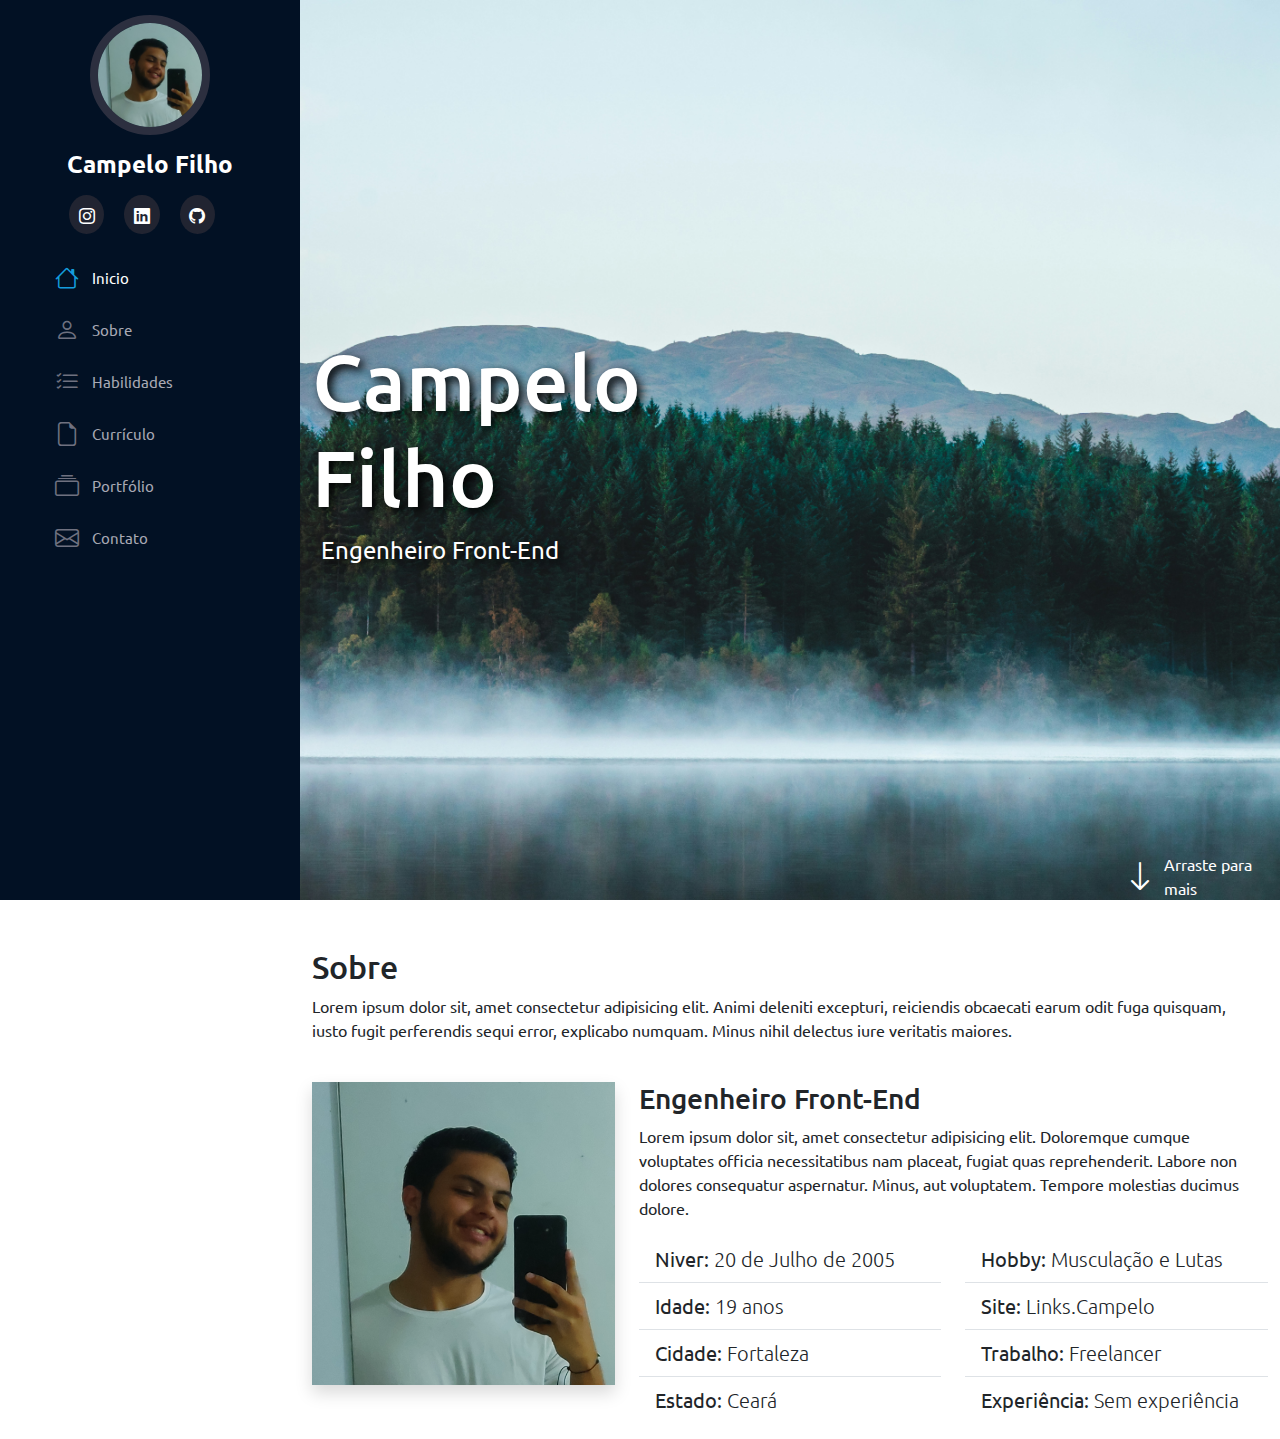
<file: index.html>
<!DOCTYPE html>
<html lang="pt-br">
<head>
    <meta charset="UTF-8">
    <meta name="viewport" content="width=device-width, initial-scale=1.0">
    <link rel="stylesheet" href="../static/bootstrap/css/bootstrap.css">
    <link rel="stylesheet" href="../static/style.css">
    <link rel="shortcut icon" href="favicon.ico" type="image/x-icon">
    <link rel="stylesheet" href="https://cdn.jsdelivr.net/npm/bootstrap-icons@1.11.3/font/bootstrap-icons.min.css">
    <title>Portfólio</title>
</head>
<body>
    <i class="bi bi-list menu-mobile"></i>
    <aside id="header">
        <section class="profile">
            <img src="../static/img/perfil.png" alt="Foto do Campelo">
            <h1>Campelo Filho</h1>
            <div class="social-links mt-4 text-center">
                <a target="_blank" href="https://www.instagram.com/campelofilho_/?next=%2F" ><i class="bi bi-instagram"></i></a>
                <a target="_blank" href="https://www.linkedin.com/in/campelofilho/"><i class="bi bi-linkedin"></i></a>
                <a target="_blank" href="https://github.com/CampeloFilho"><i class="bi bi-github"></i></a>
            </div>
        </section>
        <nav id="navbar" class="nav-menu">
            <ul class="nav flex-column">
                <li class="nav-item"><a class="nav-link active" aria-current="page" href="#inicio"><i class="bi bi-house"></i>Inicio</a></li>
                <li class="nav-item"><a class="nav-link" href="#sobre"><i class="bi bi-person"></i>Sobre</a></li>
                <li class="nav-item"><a class="nav-link" href="#habilidades"><i class="bi bi-list-check"></i>Habilidades</a></li>
                <li class="nav-item"><a class="nav-link" href="#curriculo"><i class="bi bi-file-earmark"></i>Currículo</a></li>
                <li class="nav-item"><a class="nav-link" href="#portfolio"><i class="bi bi-collection"></i>Portfólio</a></li>
                <li class="nav-item"><a class="nav-link" href="#contato"><i class="bi bi-envelope"></i>Contato</a></li>
            </ul>
        </nav>
    </aside>
    <main id="main">
        <section id="inicio" class="row m-0 p-0">
            <div class="col-md-5 d-flex justify-content-center align-items-center flex-column">
                <h2 class="text-white text-shadow">Campelo Filho</h2>
                <span id="subtitle" class="text-white text-shadow">Engenheiro Front-End</span>
            </div>
            <div class="col-md-7 d-flex justify-content-end align-items-end flex-column">
                <div id="arraste" class="d-flex align-items-center">
                    <i class="bi bi-arrow-down text-white pe-2 fs-2" aria-hidden="true"></i>
                    <a href="">Arraste para mais</a>
                </div>
            </div>
        </section>
        <section class="container mt-5" id="sobre">
            <div class="row w-100">
                <div class="col md-12">
                    <h2 class="=pt-3">Sobre</h2>
                    <p>Lorem ipsum dolor sit, amet consectetur adipisicing elit. Animi deleniti excepturi, reiciendis obcaecati earum odit fuga quisquam, iusto fugit perferendis sequi error, explicabo numquam. Minus nihil delectus iure veritatis maiores.</p>
                </div>
            </div>
            <div class="row mt-4">
                <div class="col-md-4">
                    <img class="img-fluid shadow" src="../static/img/perfil.png" alt="Foto do Campelo">
                </div>
                <div class="col-md-8">
                    <h3>Engenheiro Front-End</h3>
                    <p>Lorem ipsum dolor sit, amet consectetur adipisicing elit. Doloremque cumque voluptates officia necessitatibus nam placeat, fugiat quas reprehenderit. Labore non dolores consequatur aspernatur. Minus, aut voluptatem. Tempore molestias ducimus dolore.</p>
                    <div class="row mb-3 mt-3">
                        <div class="col-md-6">
                            <ul class="list-group list-group-flush fs-5">
                                <li class="list-group-item">Niver: <span class="fw-lighter">20 de Julho de 2005</span></li>
                                <li class="list-group-item">Idade: <span class="fw-lighter">19 anos</span></li>
                                <li class="list-group-item">Cidade: <span class="fw-lighter">Fortaleza</span></li>
                                <li class="list-group-item">Estado: <span class="fw-lighter">Ceará</span></li>
                              </ul>
                        </div>
                        <div class="col-md-6">
                            <ul class="list-group list-group-flush fs-5">
                                <li class="list-group-item">Hobby: <span class="fw-lighter">Musculação e Lutas</span></li>
                                <li class="list-group-item">Site: <a href="campelofilho.github.io" target="_blank" class="fw-lighter text-decoration-none link-dark">Links.Campelo</a></li>
                                <li class="list-group-item">Trabalho: <a href="#" target="_blank" class="fw-lighter text-decoration-none link-dark">Freelancer</a></li>
                                <li class="list-group-item">Experiência: <span class="fw-lighter">Sem experiência</span></li>
                              </ul>
                        </div>
                    </div>
                </div>
            </div>
        </section>
    </main>
    <script src="../static/bootstrap/js/bootstrap.bundle.min.js"></script>
    <script src="../static/script.js"></script>
</body>
</html>
</file>
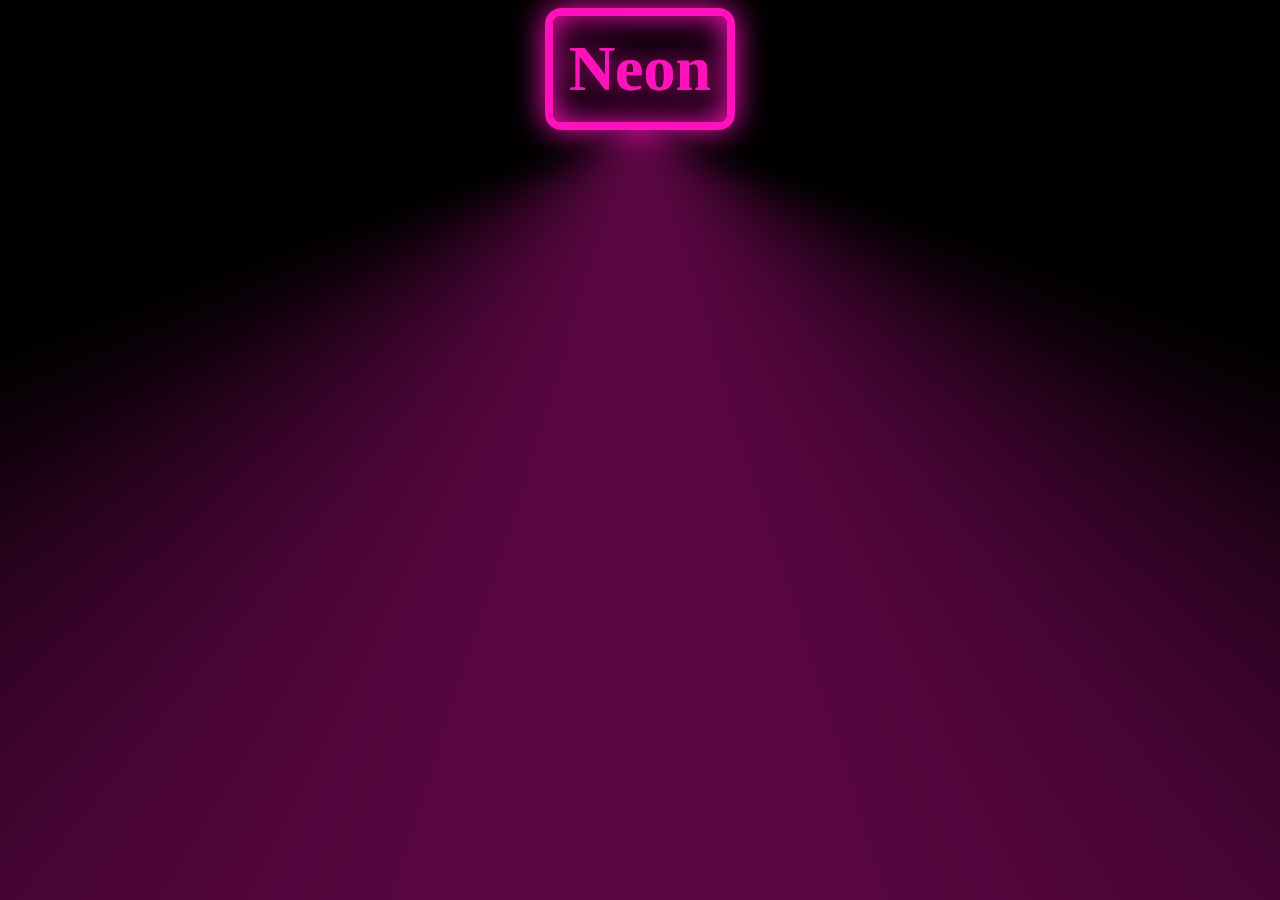
<file: botao-neon/index.html>
<!DOCTYPE html>
<html lang="pt-br">
<head>
    <meta charset="UTF-8">
    <meta http-equiv="X-UA-Compatible" content="IE=edge">
    <meta name="viewport" content="width=device-width, initial-scale=1.0">
    <link rel="stylesheet" href="botao-neon.css">
    <title>Botão Neon</title>
</head>
<body>
    <div class="container">
        <a href="#" class="neon">Neon</a>
    </div>
</body>
</html>
</file>
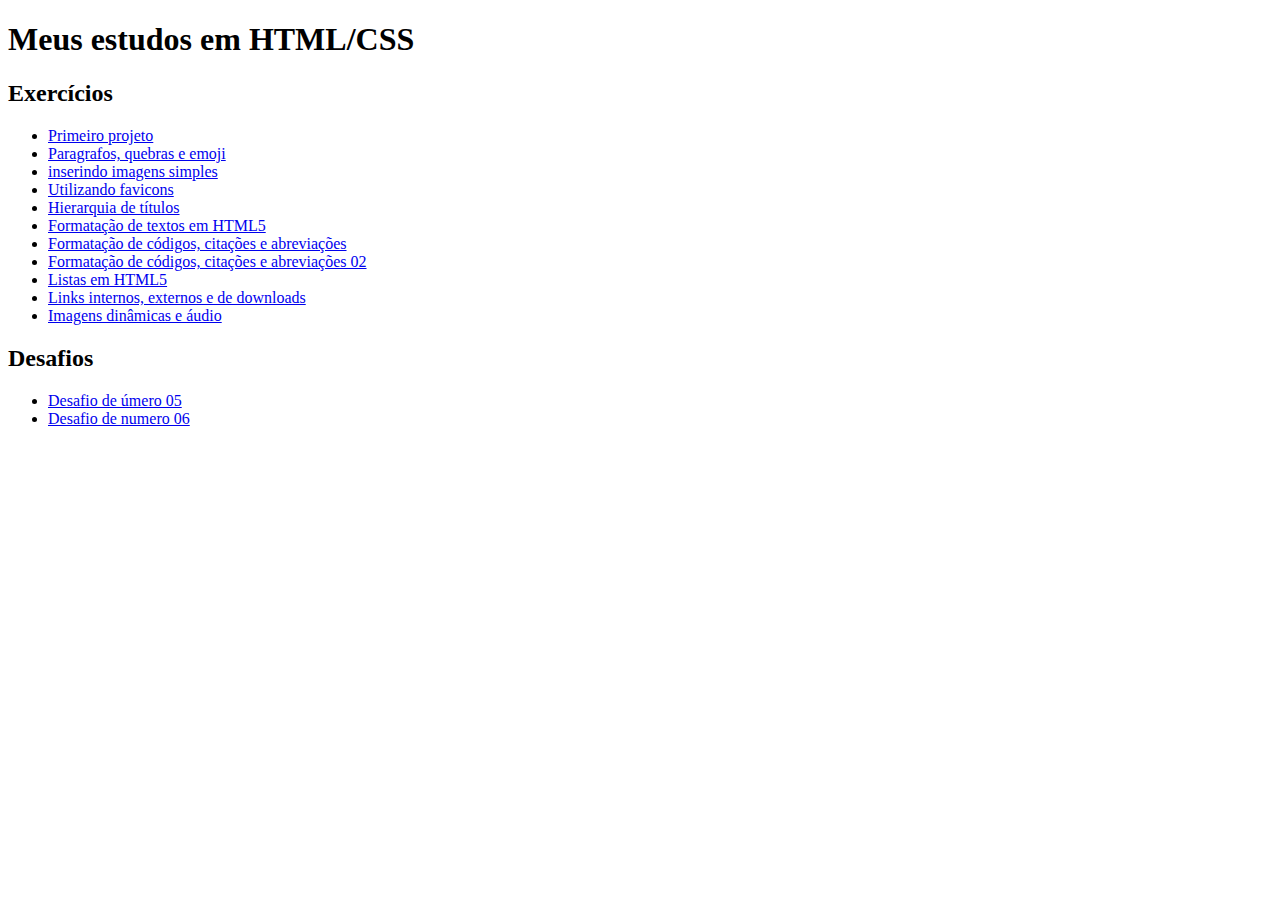
<file: estudos/index.html>
<!DOCTYPE html>
<html lang="pt-br">
<head>
    <meta charset="UTF-8">
    <meta http-equiv="X-UA-Compatible" content="IE=edge">
    <meta name="viewport" content="width=device-width, initial-scale=1.0">
    <title>Projeto Front-End</title>
</head>
<body>
    <h1>Meus estudos em HTML/CSS</h1>
    <h2>Exercícios</h2>
    <ul>
        <li><a href="exercicios/ex001/index.html" target="_blank" rel="next">Primeiro projeto</a></li>
        <li><a href="exercicios/ex002/index.html" target="_blank" rel="next">Paragrafos, quebras e emoji</a></li>
        <li><a href="exercicios/ex003/index.html" target="_blank" rel="next">inserindo imagens simples</a></li>
        <li><a href="exercicios/ex004/index.html" target="_blank" rel="next">Utilizando favicons</a></li>
        <li><a href="exercicios/ex006/index.html" target="_blank" rel="next">Hierarquia de títulos</a></li>
        <li><a href="exercicios/ex007/index.html" target="_blank" rel="next">Formatação de textos em HTML5</a></li>
        <li><a href="exercicios/ex008/index.html" target="_blank" rel="next">Formatação de códigos, citações e abreviações</a></li>
        <li><a href="exercicios/ex008b/index.html" target="_blank" rel="next">Formatação de códigos, citações e abreviações 02</a></li>
        <li><a href="exercicios/ex009/index.html" target="_blank" rel="next">Listas em HTML5</a></li>
        <li><a href="exercicios/ex010/index.html" target="_blank" rel="next">Links internos, externos e de downloads</a></li>
        <li><a href="exercicios/ex011/index.html" target="_blank" rel="next">Imagens dinâmicas e áudio</a></li>
    </ul>
    <h2>Desafios</h2>
    <ul>
        <li><a href="desafios/d005/index.html" target="_blank" rel="next">Desafio de úmero 05</a></li>
        <li><a href="desafios/d006/index.html" target="_blank" rel="next">Desafio de numero 06</a></li>
    </ul>

</body>
</html>
</file>
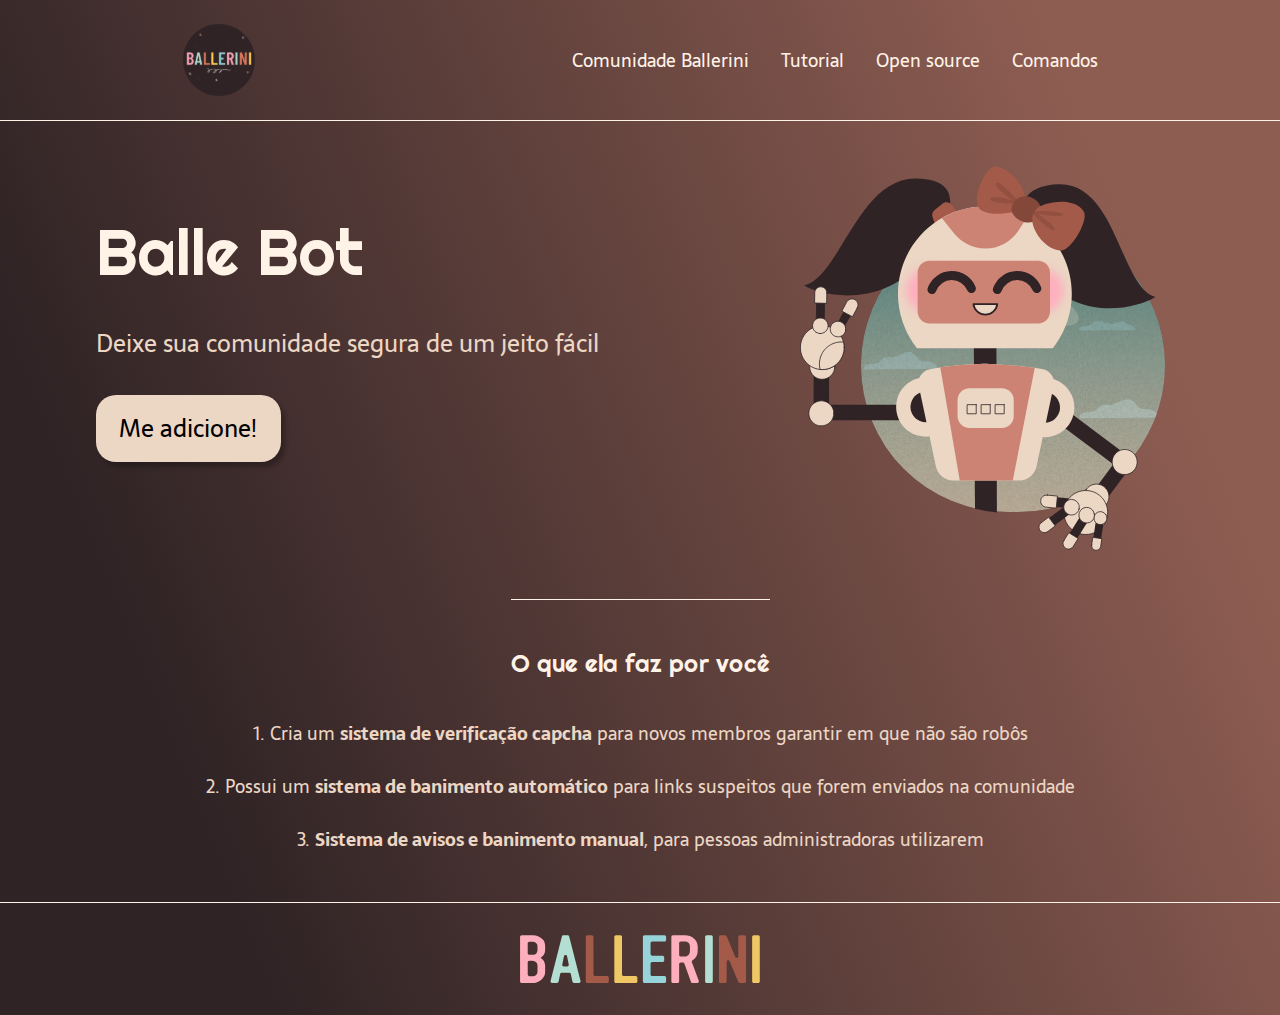
<file: landingpage/index.html>
<!DOCTYPE html>
<html lang="pt-br">
<head>
    <meta charset="UTF-8">
    <meta http-equiv="X-UA-Compatible" content="IE=edge">
    <meta name="viewport" content="width=device-width, initial-scale=1.0">
    <link rel="stylesheet" href="css/style.css">
    <title>Landing Page</title>
</head>
<body>
    <header class="cabecalho">
        <img class="cabecalho-imagem" src="./img/logo.svg" alt="Logo">
        <nav class="cabecalho-menu">
            <a class="cabecalho-menu-item" href="#">Comunidade Ballerini</a>
            <a class="cabecalho-menu-item" href="#">Tutorial</a>
            <a class="cabecalho-menu-item" href="#">Open source</a>
            <a class="cabecalho-menu-item" href="#">Comandos</a>
        </nav>
    </header>
    <main class="conteudo">
        <section class="conteudo-principal">
            <div class="conteudo-principal-escrito">
                <h1 class="conteudo-principal-escrito-titulo">Balle Bot</h1>
                <h2 class="conteudo-principal-escrito-subtitulo">Deixe sua comunidade segura de um jeito fácil</h2>
                <button class="conteudo-principal-escrito-botao">Me adicione!</button>
            </div>
            <img class="conteudo-principal-imagem" src="img/ballebot.svg" alt="Imagem da ballebot">
        </section>
        <section class="conteudo-secundario">
            <h3 class="conteudo-secundario-titulo">O que ela faz por você </h3>
            <p class="conteudo-secundario-paragrafo">1. Cria um <strong>sistema de verificação capcha</strong> para novos membros garantir em que não são robôs </p>
            <p class="conteudo-secundario-paragrafo">2. Possui um <strong>sistema de banimento automático</strong> para links suspeitos que forem enviados na comunidade</p>
            <p class="conteudo-secundario-paragrafo">3. <strong>Sistema de avisos e banimento manual</strong>, para pessoas administradoras utilizarem</p>                      
        </section>                  
    </main>                   
    <footer class="rodape">
        <img class="rodape-imagem" src="img/ballerini.svg" alt="ballerini">
    </footer>
</body>
</html>
</file>
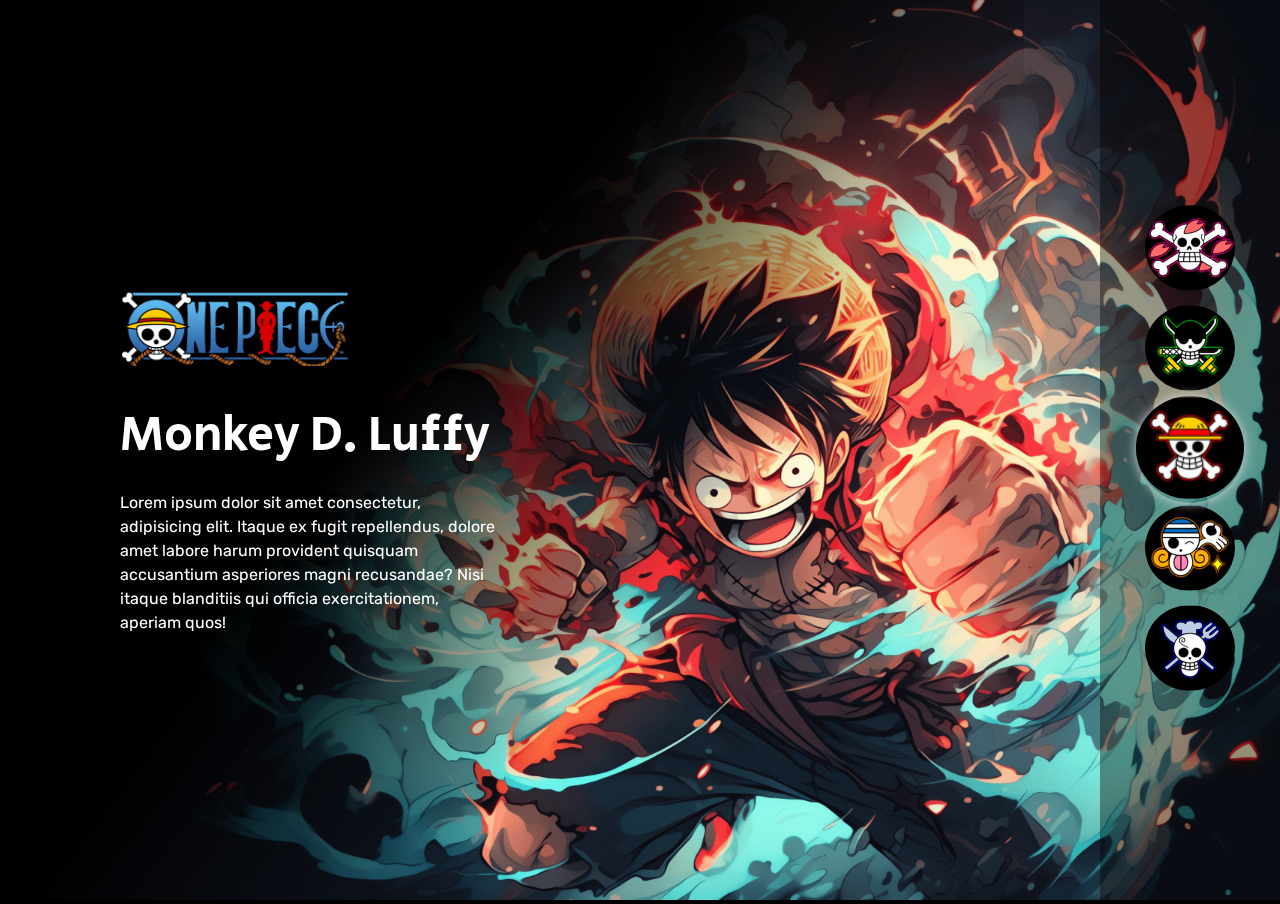
<file: projetos/onepiece/index.html>
<!DOCTYPE html>
<html lang="pt-br">
<head>
    <meta charset="UTF-8">
    <meta http-equiv="X-UA-Compatible" content="IE=edge">
    <meta name="viewport" content="width=device-width, initial-scale=1.0">
    <link rel="preconnect" href="https://fonts.googleapis.com">
    <link rel="preconnect" href="https://fonts.gstatic.com" crossorigin>
    <link href="https://fonts.googleapis.com/css2?family=Rubik:wght@300&family=Secular+One&display=swap" rel="stylesheet">
    <link rel="stylesheet" href="./src/css/reset.css">
    <link rel="stylesheet" href="./src/css/estilos.css">
    <link rel="stylesheet" href="./src/css/responsivo.css">
    <title>One piece - Semana do zero ao programador</title>
</head>
<body>
    <main class="personagens">
        <!--Tony Tony Chopper-->
        <div class="personagem">
            <img class="imagem" src="./src/img/personagem-tony-chopper.png" alt="Personagem Tony Tony Chopper">
            <div class="conteudo">
                <i class="logo"></i>
                <h2 class="nome-personagem">Tony Tony Chopper</h2>
                <p class="descricao">Lorem ipsum dolor sit amet consectetur, adipisicing elit. Itaque ex fugit repellendus, dolore amet labore harum provident quisquam accusantium asperiores magni recusandae? Nisi itaque blanditiis qui officia exercitationem, aperiam quos!</p>
            </div>
        </div>
        <!--Roronoa Zoro-->
        <div class="personagem">
            <img class="imagem" src="./src/img/personagem-roronoa-zoro.png" alt="Personagem Roronoa Zoro">
            <div class="conteudo">
                <i class="logo"></i>
                <h2 class="nome-personagem">Roronoa Zoro</h2>
                <p class="descricao">Lorem ipsum dolor sit amet consectetur, adipisicing elit. Itaque ex fugit repellendus, dolore amet labore harum provident quisquam accusantium asperiores magni recusandae? Nisi itaque blanditiis qui officia exercitationem, aperiam quos!</p>
            </div>
        </div>
         <!--Monkey D. Luffy-->
        <div class="personagem selecionado">
            <img class="imagem" src="./src/img/personagem-monkey-d-luffy.png" alt="Personagem Monkey D. Luffy">
            <div class="conteudo">
                <i class="logo"></i>
                <h2 class="nome-personagem">Monkey D. Luffy</h2>
                <p class="descricao">Lorem ipsum dolor sit amet consectetur, adipisicing elit. Itaque ex fugit repellendus, dolore amet labore harum provident quisquam accusantium asperiores magni recusandae? Nisi itaque blanditiis qui officia exercitationem, aperiam quos!</p>
            </div>
        </div>
         <!--Nami-->
        <div class="personagem">
            <img class="imagem" src="./src/img/personagem-nami.png" alt="Personagem Nami">
            <div class="conteudo">
                <i class="logo"></i>
                <h2 class="nome-personagem">Nami</h2>
                <p class="descricao">Lorem ipsum dolor sit amet consectetur, adipisicing elit. Itaque ex fugit repellendus, dolore amet labore harum provident quisquam accusantium asperiores magni recusandae? Nisi itaque blanditiis qui officia exercitationem, aperiam quos!</p>
            </div>
        </div>
         <!--Vinsmoke Sanji-->
        <div class="personagem">
            <img class="imagem" src="./src/img/personagem-sanji.png" alt="Personagem Vinsmoke Sanji">
            <div class="conteudo">
                <i class="logo"></i>
                <h2 class="nome-personagem">Vinsmoke Sanji</h2>
                <p class="descricao">Lorem ipsum dolor sit amet consectetur, adipisicing elit. Itaque ex fugit repellendus, dolore amet labore harum provident quisquam accusantium asperiores magni recusandae? Nisi itaque blanditiis qui officia exercitationem, aperiam quos!</p>
            </div>
        </div>
    </main>
    <ul class="botoes">
        <!--Tripulação Chopper-->
        <li>
            <button class="botao" id="chopper">
                <img src="./src/img/tripulacao-chopper.png" alt="Tripulação Tony Tony Chopper">
            </button>
        </li>
        <!--Tripulação Roronoa Zoro-->
        <li>
            <button class="botao" id="zoro">
                <img src="./src/img/tripulacao-zoro.png" alt="Tripulação Roronoa Zoro">
            </button>
        </li>
        <!--Tripulação Monkey D. Luffy-->
        <li>
            <button class="botao selecionado" id="luffy">
                <img src="./src/img/tripulacao-luffy.png" alt="Tripulação Monkey D. Luffy">
            </button>
        </li>
        <!--Tripulação Nami-->
        <li>
            <button class="botao" id="Nami">
                <img src="./src/img/tripulacao-nami.png" alt="Tripulação Nami">
            </button>
        </li>
        <!--Tripulação Vinsmoke Sanji-->
        <li>
            <button class="botao" id="sanji">
                <img src="./src/img/tripulacao-sanji.png" alt="Tripulação Vinsmoke Sanji">
            </button>
        </li>
    </ul>
    <script src="./src/js/index.js"></script>
</body>
</html>
</file>
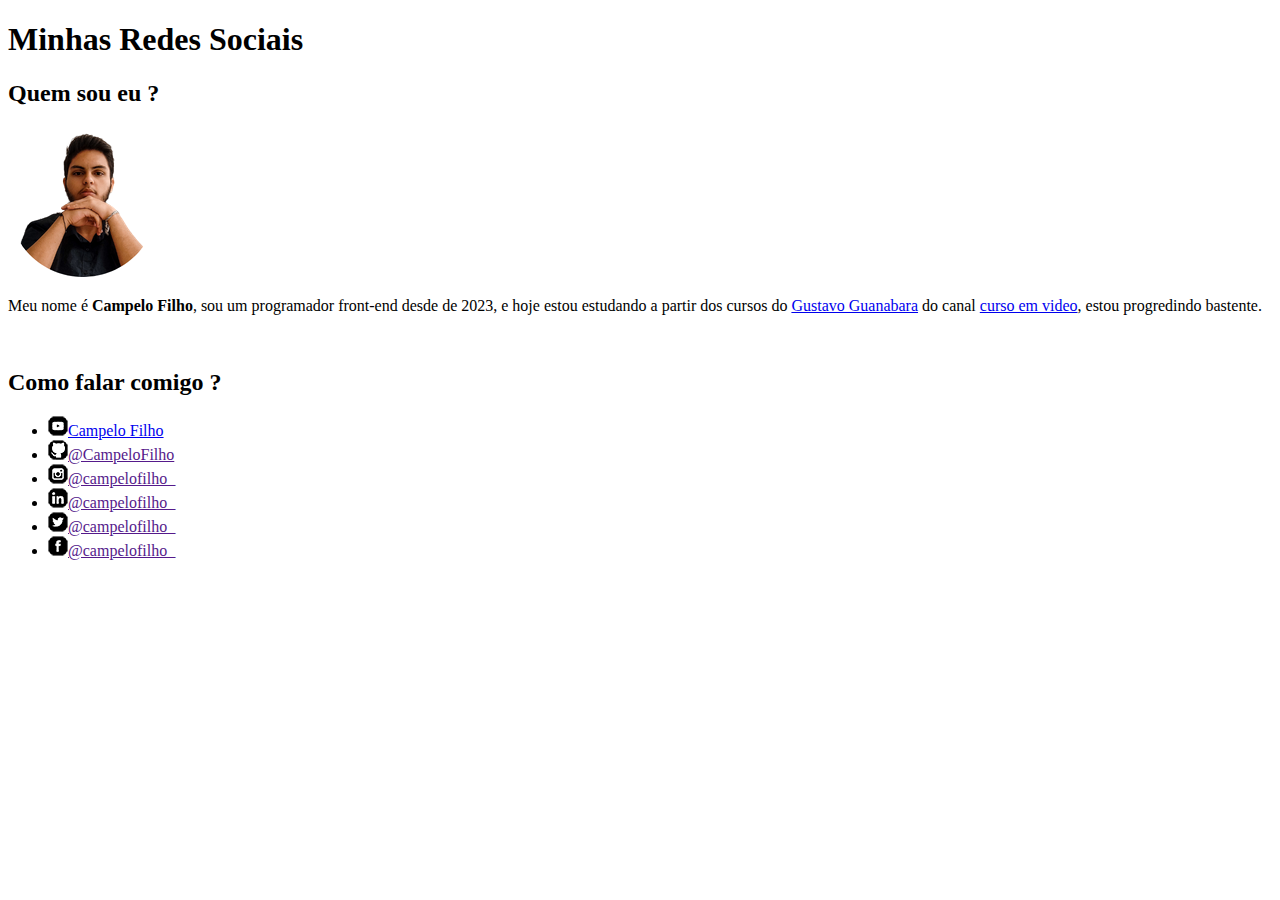
<file: estudos/desafios/d005/index.html>
<!DOCTYPE html>
<html lang="pt-br">
<head>
    <meta charset="UTF-8">
    <meta http-equiv="X-UA-Compatible" content="IE=edge">
    <meta name="viewport" content="width=device-width, initial-scale=1.0">
    <link rel="icon" type="image/png" sizes="16x16" href="img/github.png">
    <title>Social</title>
</head>
<body>
    <h1>Minhas Redes Sociais</h1>
    <h2>Quem sou eu ?</h2>
    <img src="img/perfil.png" alt="Imagem de perfil">
    <p>Meu nome é <strong>Campelo Filho</strong>, sou um programador front-end desde de 2023, e hoje estou estudando a partir dos cursos do <a href="https://www.instagram.com/gustavoguanabara/" target="_blank" rel="nofolow">Gustavo Guanabara</a> do canal <a href="https://www.youtube.com/cursoemvideo/" target="_blank" rel="nofolow">curso em video</a>, estou progredindo bastente.</p>
    <br>
    <h2>Como falar comigo ?</h2>
    <ul>
        <li><img src="img/youtube.png" alt="Ícone do youtube"><a href="https://www.youtube.com/@campelofilho6377" target="_blank" rel="external">Campelo Filho</a></li>
        <li><img src="img/github.png" alt="Ícone do GiHub"><a href="" target="_blank" rel="external">@CampeloFilho</a></li>
        <li><img src="img/insta.png" alt="Ícone do Instagram"><a href="" target="_blank" rel="external">@campelofilho_</a></li>
        <li><img src="img/linkedin.png" alt="Ícone do Linkedin"><a href="" target="_blank" rel="external">@campelofilho_</a></li>
        <li><img src="img/twitter.png" alt="Ícone do Twitter"><a href="" target="_blank" rel="external">@campelofilho_</a></li>
        <li><img src="img/face.png" alt="Ícone do Facebook"><a href="" target="_blank" rel="external">@campelofilho_</a></li>
    </ul>
</body>
</html>
</file>
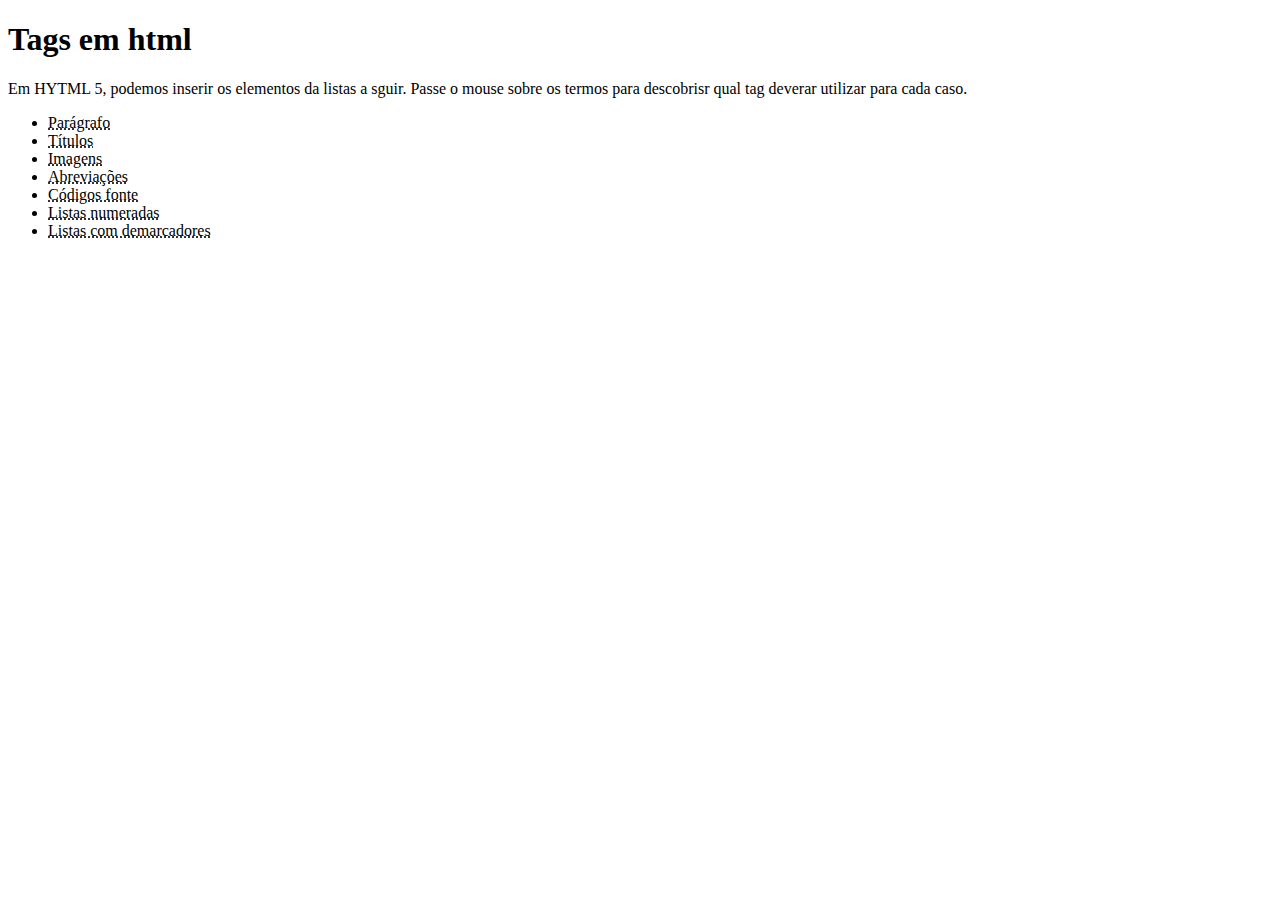
<file: estudos/desafios/d006/index.html>
<!DOCTYPE html>
<html lang="pt-br">
<head>
    <meta charset="UTF-8">
    <meta http-equiv="X-UA-Compatible" content="IE=edge">
    <meta name="viewport" content="width=device-width, initial-scale=1.0">
    
    <title>Tags em HTML</title>
</head>
<body>
    <h1>Tags em html</h1>
    <p>Em HYTML 5, podemos inserir os elementos da listas a sguir. Passe o mouse sobre os termos para descobrisr qual tag deverar utilizar para cada caso.</p>
    <ul>
        <li><abbr title="Use a tag <p>">Parágrafo</abbr></li>
        <li><abbr title="Use a tag <h1> até <h6>">Títulos</abbr></li>
        <li><abbr title="Use a tag <img>"> Imagens</abbr></li>
        <li><abbr title="Use a tag <abbr>">Abreviações</abbr></li>
        <li><abbr title="Use a tag <code>">Códigos fonte</abbr></li>
        <li><abbr title="Use a tag <ol>">Listas numeradas</abbr></li>
        <li><abbr title="Use a tag <ul>">Listas com demarcadores</abbr></li>
    </ul>
</body>
</html>
</file>
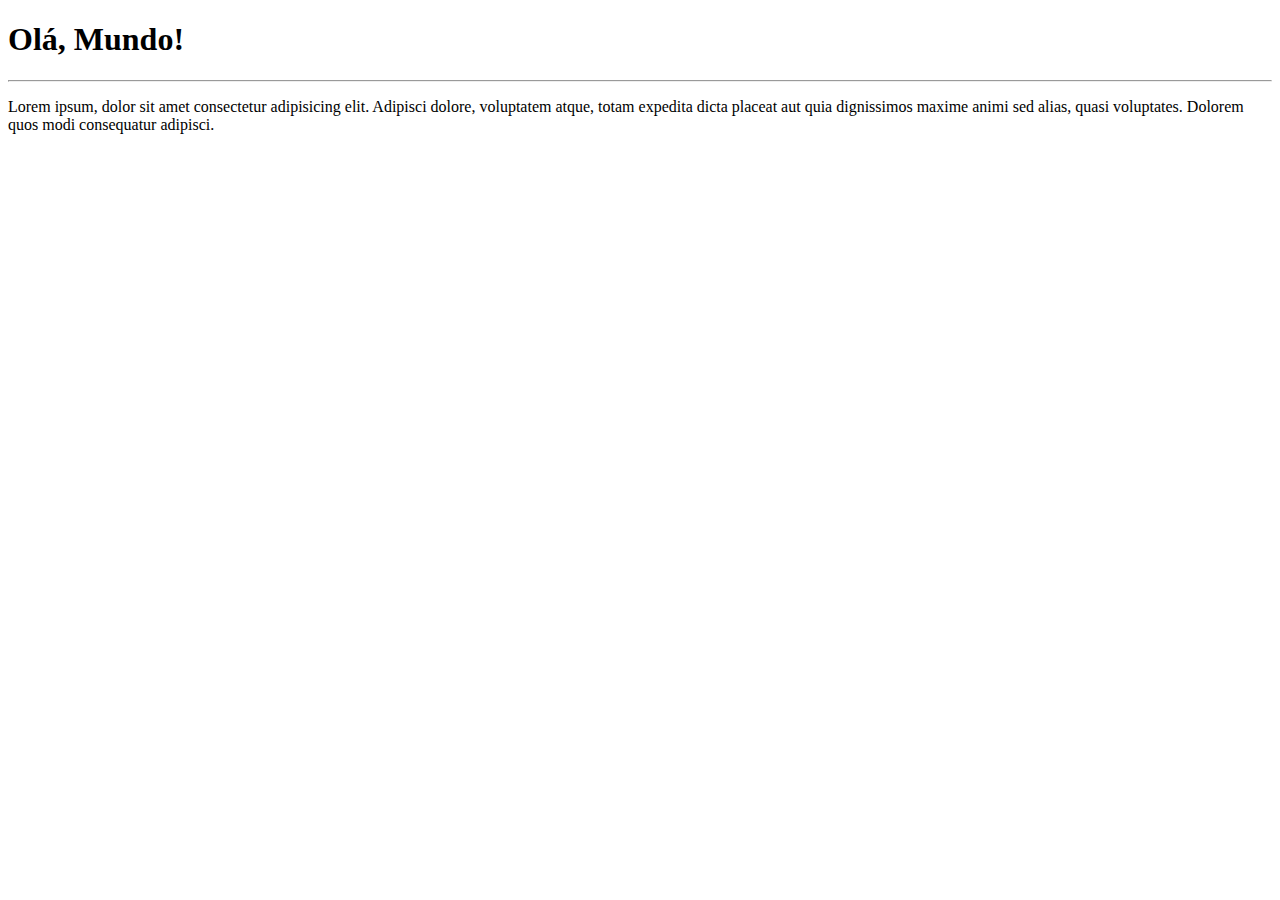
<file: estudos/exercicios/ex001/index.html>
<!DOCTYPE html>
<html lang="pt-br">
<head>
    <meta charset="UTF-8">
    <meta http-equiv="X-UA-Compatible" content="IE=edge">
    <meta name="viewport" content="width=device-width, initial-scale=1.0">
    <title>Meu primeiro execício</title>
</head>
<body>
    <h1>Olá, Mundo!</h1>
    <hr>
    <p>Lorem ipsum, dolor sit amet consectetur adipisicing elit. Adipisci dolore, voluptatem atque, totam expedita dicta placeat aut quia dignissimos maxime animi sed alias, quasi voluptates. Dolorem quos modi consequatur adipisci.</p>
</body>
</html>
</file>
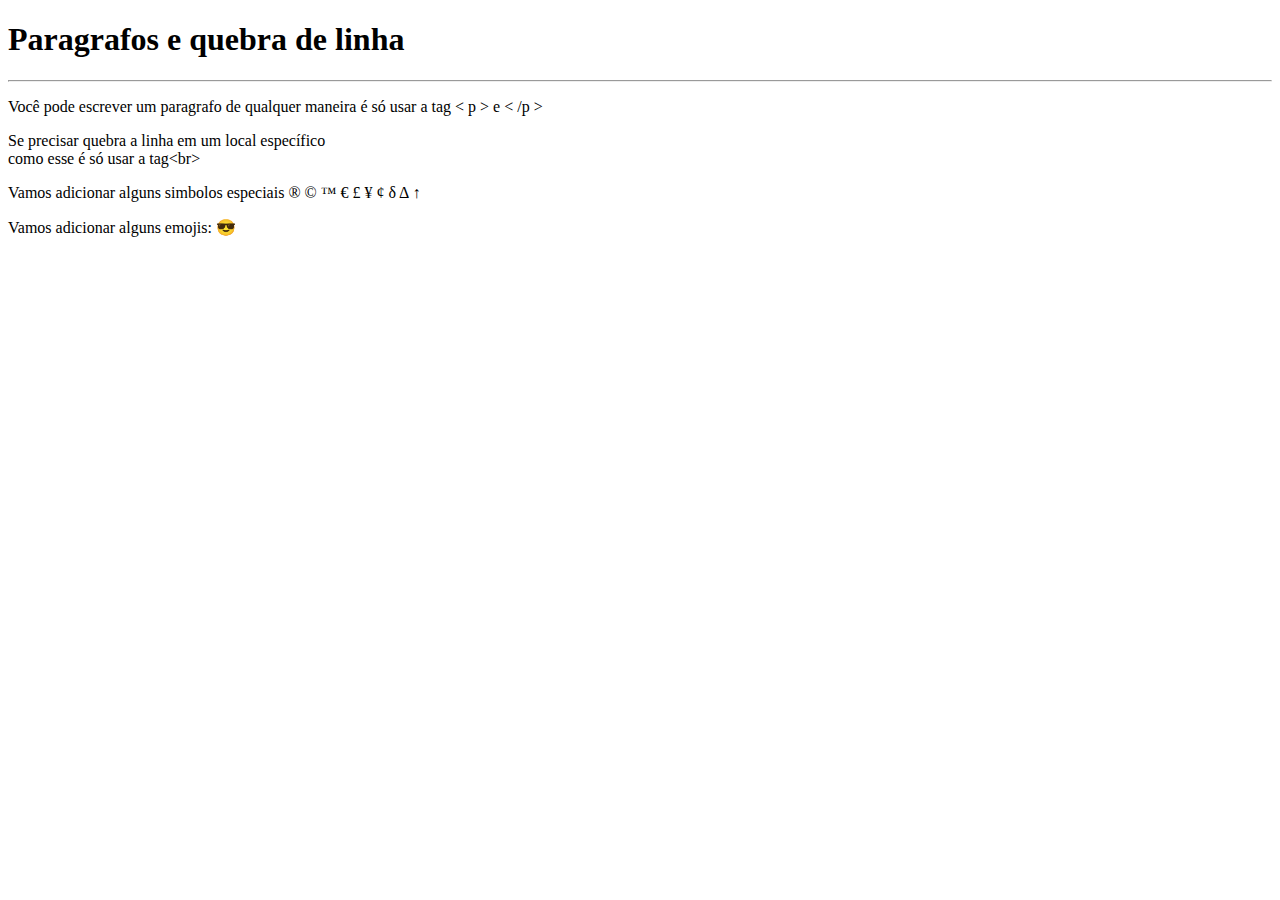
<file: estudos/exercicios/ex002/index.html>
<!DOCTYPE html>
<html lang="pt-br">
<head>
    <meta charset="UTF-8">
    <meta http-equiv="X-UA-Compatible" content="IE=edge">
    <meta name="viewport" content="width=device-width, initial-scale=1.0">
    <title>Exercício 02</title>
</head>
<body>
    <h1>Paragrafos e quebra de linha</h1>
    <hr>
    <p>Você pode escrever um paragrafo de qualquer maneira é só usar a tag &lt; p &gt; e &lt; /p &gt;
    </p>
    <p>Se precisar quebra a linha em um local    específico  <br>
        como esse é só usar a tag&lt;br&gt; <!--LEESS THAN / GREAT THAN-->
    </p>
    <p>Vamos adicionar alguns simbolos especiais
        &reg;
        &copy;
        &trade;
        &euro;
        &pound;
        &yen;
        &cent;
        &delta;
        &Delta;
        &uarr;
    </p>
    <p> Vamos adicionar alguns emojis: 
        😎

    </p>

</body>
</html>
</file>
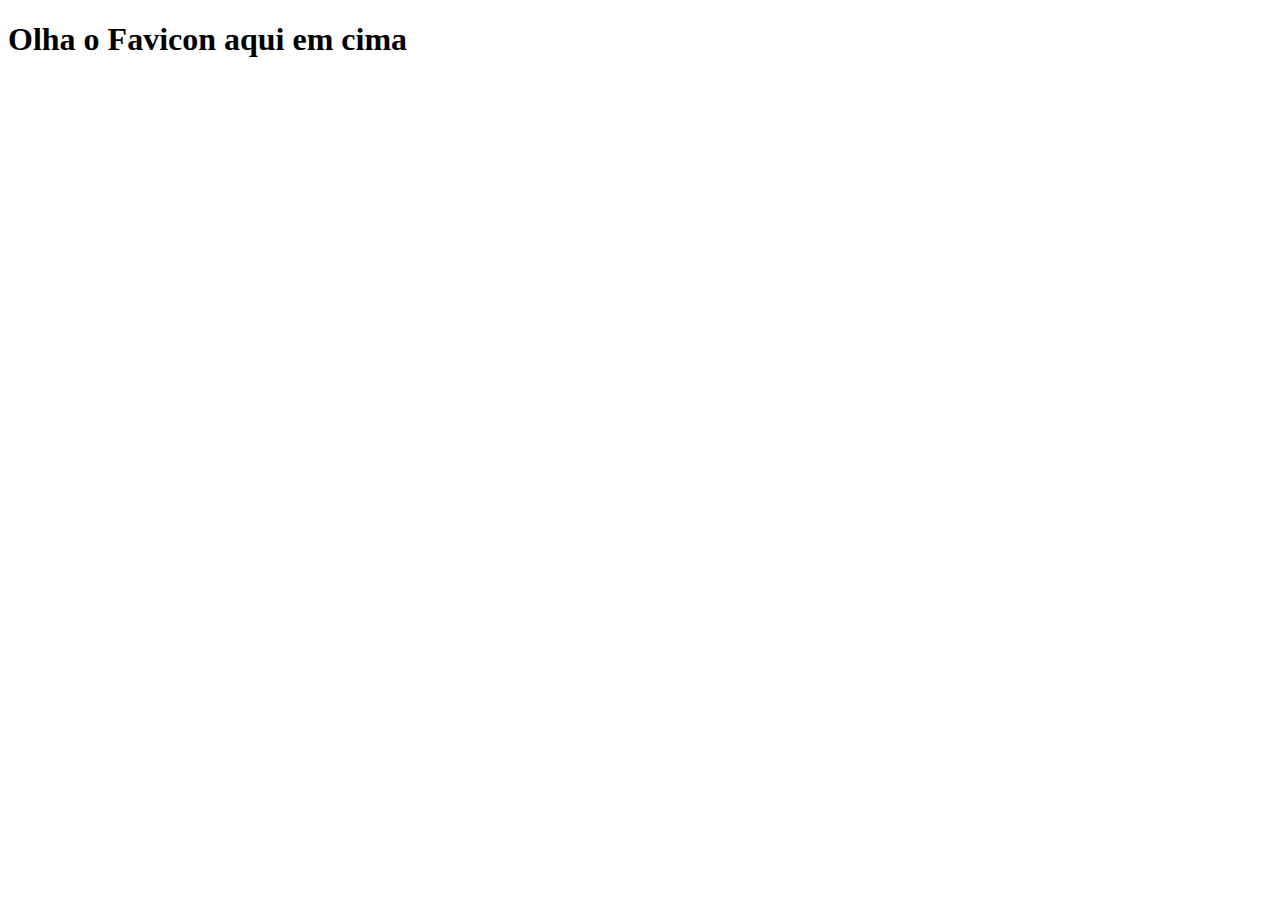
<file: estudos/exercicios/ex004/index.html>
<!DOCTYPE html>
<html lang="en">
<head>
    <meta charset="UTF-8">
    <meta http-equiv="X-UA-Compatible" content="IE=edge">
    <meta name="viewport" content="width=device-width, initial-scale=1.0">
    <link rel="shortcut icon" href="favicon.ico" type="image/x-icon">
    <title>Teste de Favicon</title>
</head>
<body>
    <h1>Olha o Favicon aqui em cima</h1>
</body>
</html>
</file>
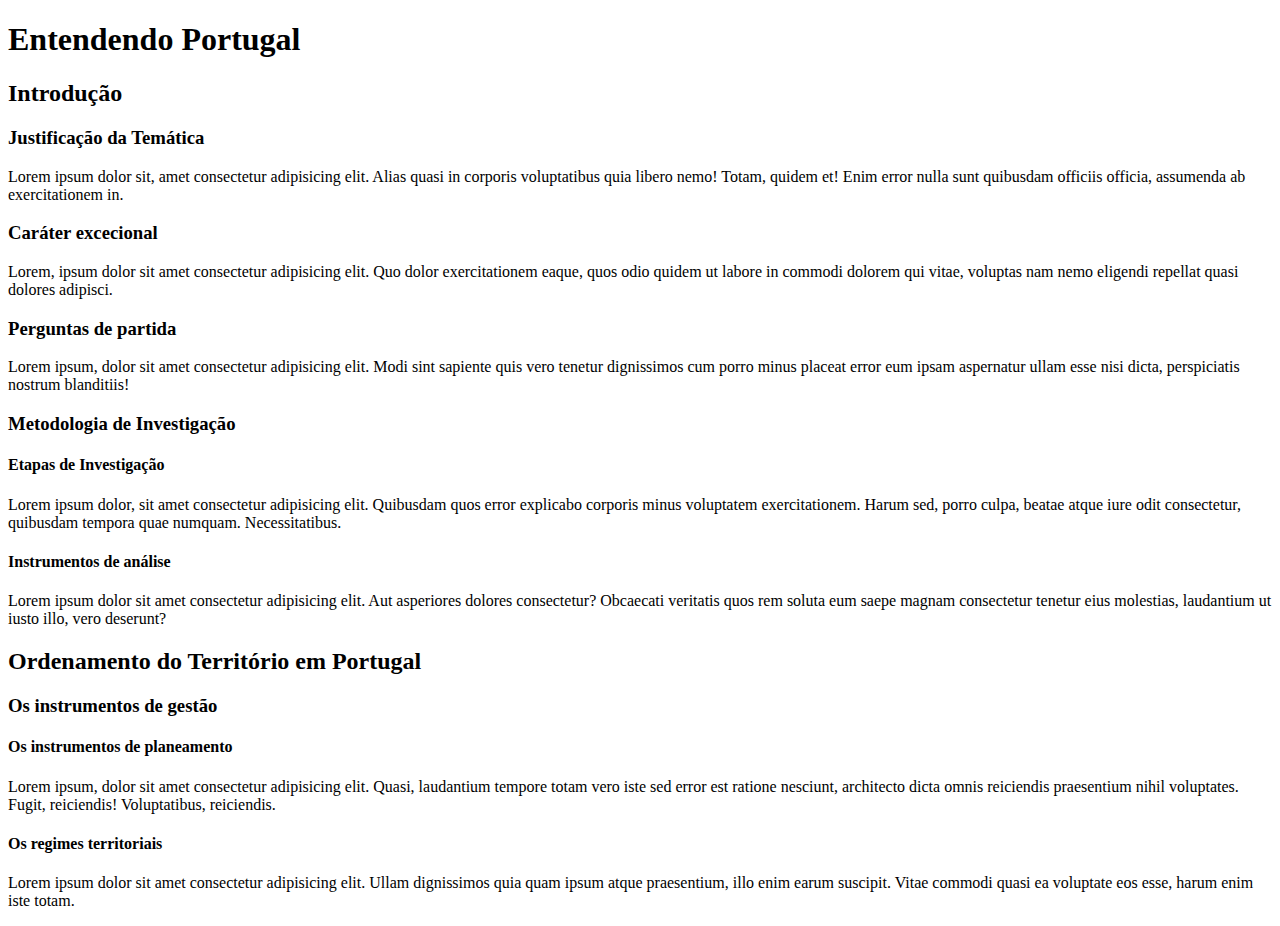
<file: estudos/exercicios/ex006/index.html>
<!DOCTYPE html>
<html lang="en">
<head>
    <meta charset="UTF-8">
    <meta http-equiv="X-UA-Compatible" content="IE=edge">
    <meta name="viewport" content="width=device-width, initial-scale=1.0">
    <title>Document</title>
</head>
<body>
    <h1>Entendendo Portugal</h1>
    <h2>Introdução</h2>
    <h3>Justificação da Temática</h3>
    <p>Lorem ipsum dolor sit, amet consectetur adipisicing elit. Alias quasi in corporis voluptatibus quia libero nemo! Totam, quidem et! Enim error nulla sunt quibusdam officiis officia, assumenda ab exercitationem in.</p>
    <h3>Caráter excecional</h3>
    <p>Lorem, ipsum dolor sit amet consectetur adipisicing elit. Quo dolor exercitationem eaque, quos odio quidem ut labore in commodi dolorem qui vitae, voluptas nam nemo eligendi repellat quasi dolores adipisci.</p>
    <h3>Perguntas de partida</h3>
    <p>Lorem ipsum, dolor sit amet consectetur adipisicing elit. Modi sint sapiente quis vero tenetur dignissimos cum porro minus placeat error eum ipsam aspernatur ullam esse nisi dicta, perspiciatis nostrum blanditiis!</p>
    <h3>Metodologia de Investigação</h3>
    <h4>Etapas de Investigação</h4>
    <p>Lorem ipsum dolor, sit amet consectetur adipisicing elit. Quibusdam quos error explicabo corporis minus voluptatem exercitationem. Harum sed, porro culpa, beatae atque iure odit consectetur, quibusdam tempora quae numquam. Necessitatibus.</p>
    <h4>Instrumentos de análise</h4>
    <p>Lorem ipsum dolor sit amet consectetur adipisicing elit. Aut asperiores dolores consectetur? Obcaecati veritatis quos rem soluta eum saepe magnam consectetur tenetur eius molestias, laudantium ut iusto illo, vero deserunt?</p>
    <h2>Ordenamento do Território em Portugal</h2>
    <h3>Os instrumentos de gestão</h3>
    <h4>Os instrumentos de planeamento</h4>
    <p>Lorem ipsum, dolor sit amet consectetur adipisicing elit. Quasi, laudantium tempore totam vero iste sed error est ratione nesciunt, architecto dicta omnis reiciendis praesentium nihil voluptates. Fugit, reiciendis! Voluptatibus, reiciendis.</p>
    <h4>Os regimes territoriais</h4>
    <p>Lorem ipsum dolor sit amet consectetur adipisicing elit. Ullam dignissimos quia quam ipsum atque praesentium, illo enim earum suscipit. Vitae commodi quasi ea voluptate eos esse, harum enim iste totam.</p>
</body>
</body>
</html>
</file>
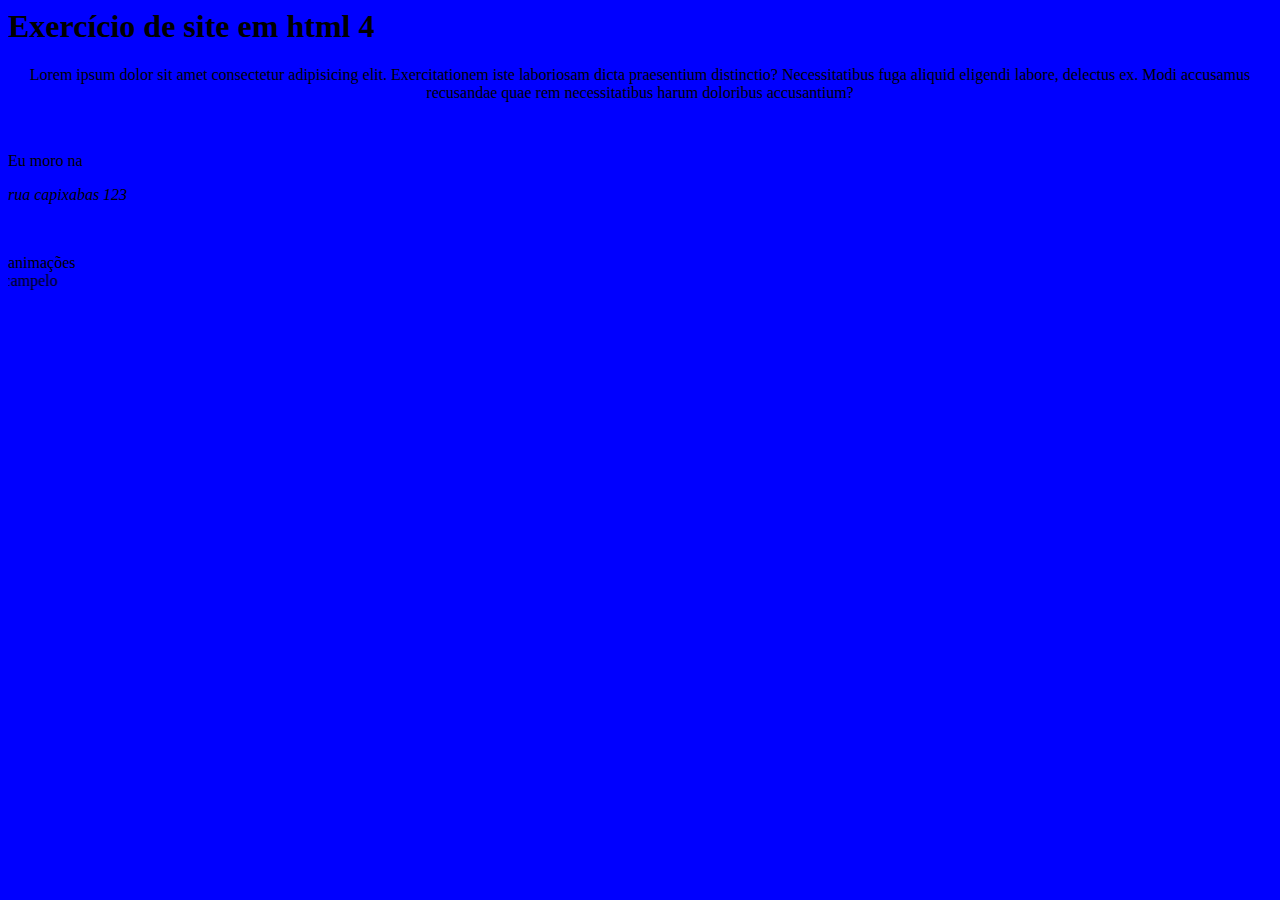
<file: estudos/exercicios/ex007/index.html>
<html>
    <head>
        <title>Meu site HTML 4</title>
    </head>
    <body bgcolor="blue">
        <h1>Exercício de site em html 4</h1>
        <center><p>Lorem ipsum dolor sit amet consectetur adipisicing elit. Exercitationem iste laboriosam dicta praesentium distinctio? Necessitatibus fuga aliquid eligendi labore, delectus ex. Modi accusamus recusandae quae rem necessitatibus harum doloribus accusantium?</p></center>
        <br>
        <p>Eu moro na <address>rua capixabas 123</address> </p>
        <br>
        <p>animações <marquee behavior="campelo" direction="right">campelo</marquee></p>

    </body>
</file>
<file: static/style.css>
@import url('https://fonts.googleapis.com/css2?family=Ubuntu:ital,wght@0,300;0,400;0,500;0,700;1,300;1,400;1,500;1,700&display=swap');

html, body{
    font-family: Ubuntu, Arial;
    width: 100%;
    height: 100%;
}

#header{
    position: fixed;
    top: 0;
    left: 0;
    bottom: 0;
    background: #021124;
    overflow-y: auto;
    width: 300px;
    transition: all ease-in-out 0.5s;
    padding: 0 15px;
    z-index: 9997px;
}

#header .profile img{
    margin: 15px auto;
    display: block;
    width: 120px;
    border: 8px solid #2c2f3f;
    border-radius: 50%;
}

#header .profile h1{
    font-size: 24px;
    margin: 0;
    padding: 0;
    font-weight: 600;
    text-align: center;
    color: #fff;
}

#header .profile .social-links a{
    font-size: 1rem;
    background: #212431;
    color: #fff;
    padding: 0.6rem;
    margin-right: 1rem;
    border-radius: 50%;
    transition: 0.3s;
    text-decoration: none;
}

#header .profile .social-links a:hover{
    background: #149ddd;
}

.nav-menu{
    padding: 1.5rem;
}

.nav-menu a, .nav-menu a:focus{
    display: flex;
    align-items: center;
    color: #a8a9b4;
    transition: 0.3s;
    font-size: 15px;
}

.nav-menu a i, .nav-menu a:focus i{
    padding-right: 0.8rem;
    color: #6f7180;
    font-size: 24px;
}

.nav-menu a:hover, .nav-menu .active, .nav-menu .active:focus, .nav-menu li:hover > a{
    text-decoration: none;
    color: #fff;
}

.nav-menu a:hover i, .nav-menu .active i, .nav-menu .active:focus i, .nav-menu li:hover > a i{
    color: #149ddd;
}

#main{
    margin-left: 300px;
}

section#inicio{
    background-image: url(img/banner.jpg);
    background-repeat: no-repeat;
    background-size: cover;
    background-attachment: fixed;
    background-position: center;
    width: 100%;
    height: 100vh;
}

section#inicio h2{
    font-size: 5rem;
}

section#inicio span#subtitle{
    margin-right: 8rem;
    font-size: 1.5rem;

}

.text-shadow{
    text-shadow: 4px 4px 10px #000;
}

section#inicio div#arraste{
    width: 9rem;
}

section#inicio div#arraste a{
   text-decoration: none;
   color: #fff;
}
i.menu-mobile{
    position: fixed;
    color: #fff;
    background-color: #252c90;
    right: 1rem;
    top: 1rem;
    font-size: 1.5rem;
    border-radius: 50%;
    z-index: 10;
    cursor: pointer;
    width: 45px;
    height: 45px;
    display: none;
    justify-content: center;
    align-items: center;
}

.menu-nav-active {
    overflow: hidden;
}

.menu-nav-active #header {
    left: 0;
}

@media (max-width: 1024px){
    #header{
        left: -300px;
    }

    i.menu-mobile{
        display: flex;
    }

    section#inicio h2{
        font-size: 3.5rem;
    }

    section#inicio, span#subtitle{
        margin-right: 0;
        font-size: 1rem;
    }

    #main{
        margin-left: 0;
    }

}

*::-webkit-scrollbar-track{
    width: 12px;
    box-shadow: inset 0px 0px .3rem #00000050;
    background-color: #fff;
}

*::-webkit-scrollbar-thumb{
    background-color: #252c90;
}
</file>
<file: botao-neon/botao-neon.css>
body{
    background-color: black;
}

.container{
    
    display:flex;
    flex-direction: row;
    justify-content: center;
}
/* Estilos do botão */
.neon{
    font-size: 64px;
    font-weight: 700;
    text-decoration: none;

    display: inline-block;
    color: #f1b;
    padding: 16px;
    border: #f1b 8px solid;
    border-radius: 16px;
    box-shadow: inset 0 0 32px 0 #f1b, 0 0 32px 0 #f1b;
    text-shadow: 0 0 0px hsl(0 0% 100%/0.3), 0 0 32px;

    position: relative;
}

/* Reflexo do botão */
.neon::before{
    content: "";
    position: absolute;
    top: 120%;
    left: 0;

    background: #f1b;

    width: 100%;
    height: 100%;

    transform:perspective(64px) rotateX(40deg) scale(1, 8.35);

    filter: blur(64px);
    opacity: 0.7;
    pointer-events: none;
}

.neon::after{
    content: "";
    position: absolute;
    top: 0;
    bottom: 0;
    left: 0;
    right: 0;
    box-shadow: 0 0 128px 32px #f1b;
    opacity: 0;
    background-color: #f1b;
    z-index: -1;
    transition: opacity 100ms linear;
}

.neon:hover:before,
.neon:hover:after{
    opacity: 1;
}

.neon:hover{
    color: #31202b;
    text-shadow: none;
}
</file>
<file: landingpage/css/style.css>
@import url('https://fonts.googleapis.com/css2?family=Righteous&family=Sarala:wght@400;700&display=swap');
*{
    margin: 0;
    padding: 0;
    box-sizing: border-box;
    text-decoration: none;
}
body{
    font-size: 100%;
    background: linear-gradient(68.15deg, #2F2325 16.62%, #8E5D52 85.61%);
}
.cabecalho{
    display: flex;
    flex-direction: row;
    align-items: center;
    justify-content: space-around;
    padding: 24px;
}
.cabecalho-imagem{
    height: 72px;
}
.cabecalho-menu{
    display: flex;
    gap: 32px;
}
.cabecalho-menu-item{
    font-family: 'Sarala', sans-serif;
    color: #fff2e7;
    font-weight: 400;
    font-size: 18px;
}

.conteudo{
    margin-bottom: 48px;
    border-top: 0.4px solid #fff2e7;
}

.conteudo-principal{
    display: flex;
    flex-direction: row;
    align-items: center;
    justify-content: space-around;
}
.conteudo-principal-escrito{
    display: flex;
    flex-direction: column;
    gap: 32px;
}
.conteudo-principal-escrito-titulo{
    font-family: 'Righteous', cursive;
    font-weight: 400;
    font-size: 64px;
    color: #fff2e7;
}

.conteudo-principal-escrito-subtitulo{
    font-family: 'Sarala', sans-serif;
    font-weight: 400;
    font-size: 24px;
    color: #ECD6C4;
}

.conteudo-principal-escrito-botao{
    background-color: #ECD6C4;
    width: 185px;
    height: 67px;
    border: none;
    box-shadow: 4px 5px 4px rgba(0, 0, 0, 0.25);
    border-radius: 20px;
    font-family: 'Sarala', sans-serif;
    font-weight: 400;
    font-size: 24px;
    color: 2F2325;
}

.conteudo-principal-escrito-botao:hover{
    background-color: rgba(236, 214, 196, 0.53);
}

.conteudo-principal-imagem{
    height: 430px;
}

.conteudo-secundario{
    display: flex;
    flex-direction: column;
    align-items: center;
    gap: 24px;
    margin-top: 48px;
}

.conteudo-secundario-titulo{
    border-top: 0.4px solid #FFF2E7;
    padding-top: 48px;
    font-family: 'Righteous', cursive;
    font-weight: 400;
    font-size: 24px;
    color: #FFF2E7;
    margin-bottom: 16px;
}

.conteudo-secundario-paragrafo{
    font-family: 'Sarala', sans-serif;
    font-weight: 300px;
    font-size: 18px;
    color: #ECD6C4;
}

.rodape{
    padding: 32px;
    border-top: 0.4px solid #FFF2E7;
}
.rodape-imagem{
    height: 48px;
    display: block;
    margin: 0 auto;
}
</file>
<file: projetos/onepiece/src/css/estilos.css>
body {
    background-color: #000000;
    overflow: hidden;
}

main::after{
    content: "";
    position: fixed;
    top: 0;
    left: 0;
    min-height: 100vh;
    width: 80vw;
    background: linear-gradient(-233deg, #000 40%, rgba(0, 0, 0, 0) 65%) no-repeat;
}

main .personagem {
    display: none;
    height: 100vh;
}

main .personagem.selecionado{
    display: block;
}

main .personagem .imagem{
    width: 100%;
    height: 100%;
    object-fit: cover;
}

.conteudo { 
    position: absolute;
    top: 0;
    left: 120px;
    display: flex;
    flex-direction: column;
    justify-content: center;
    min-height: 100vh;
    max-width: 380px;
    z-index: 1;
}

.conteudo .nome-personagem{
    color: #ffffff;
    font-size: 48px;
    font-family: "Secular One";
    font-weight: 400;
    margin-bottom: 20px;
}

.conteudo .descricao{
    color: #ffffff;
    font-family: "Rubik";
    font-size: 16px;
    line-height: 24px;
}

.conteudo .logo{
    background-image: url("../img/one-piece-logo.png");
    background-size: cover;
    height: 100px;
    width: 230px;
    margin-bottom: 35px;
}

.botoes{
    position: fixed;
    top: 0;
    right: 0;
    display: flex;
    flex-direction: column;
    min-height: 100vh;
    width: 180px;
    justify-content: center;
    align-items: center;
    gap: 10px;
    background-color: rgba(0, 0, 0, 0.4);
}

.botoes .botao{
    border: none;
    background: none;
    cursor: pointer;
    border-radius: 50%;
}

.botoes .botao img{
    border-radius: 50%;
}

.botoes .botao.selecionado{
    transform: Scale(1.2);
    box-shadow: 0 0 10px #D9D9D9;
}
</file>
<file: projetos/onepiece/src/css/responsivo.css>
@media (max-width: 769px){
    main::after{
        background: linear-gradient(0deg, #000 20% rgba(0,0,0,0.00)65%)no-repeat;
        width: 100vw;
    }

    main .personagem .image{
        height: 85%;
    }

    .conteudo{
        justify-content: flex-end;
        left: 0;
        top: -20%;
        max-width: 100vw;
        padding: 30px;

    }

    .conteudo .descricao{
        max-width: 500px;

    }

    .botoes{
        flex-direction: row;
        align-items: flex-end;
        width: 100%;
        padding: 30px;
    }

    .botoes .botao img {
        max-width: 60px;

    }
}

@media (max-width: 425px){
    main .personagem .imagem{
        height: auto;
    }

    .conteudo .logo{
        width: 170px;
        height: 75px;
    }

    .conteudo .nome-personagem{
        font-size: 24px;
    }

    .botoes {
        padding: 20px;
        top: -20px;
    }

    .botoes .botao img{
        max-width: 50px;
    }
}
</file>
